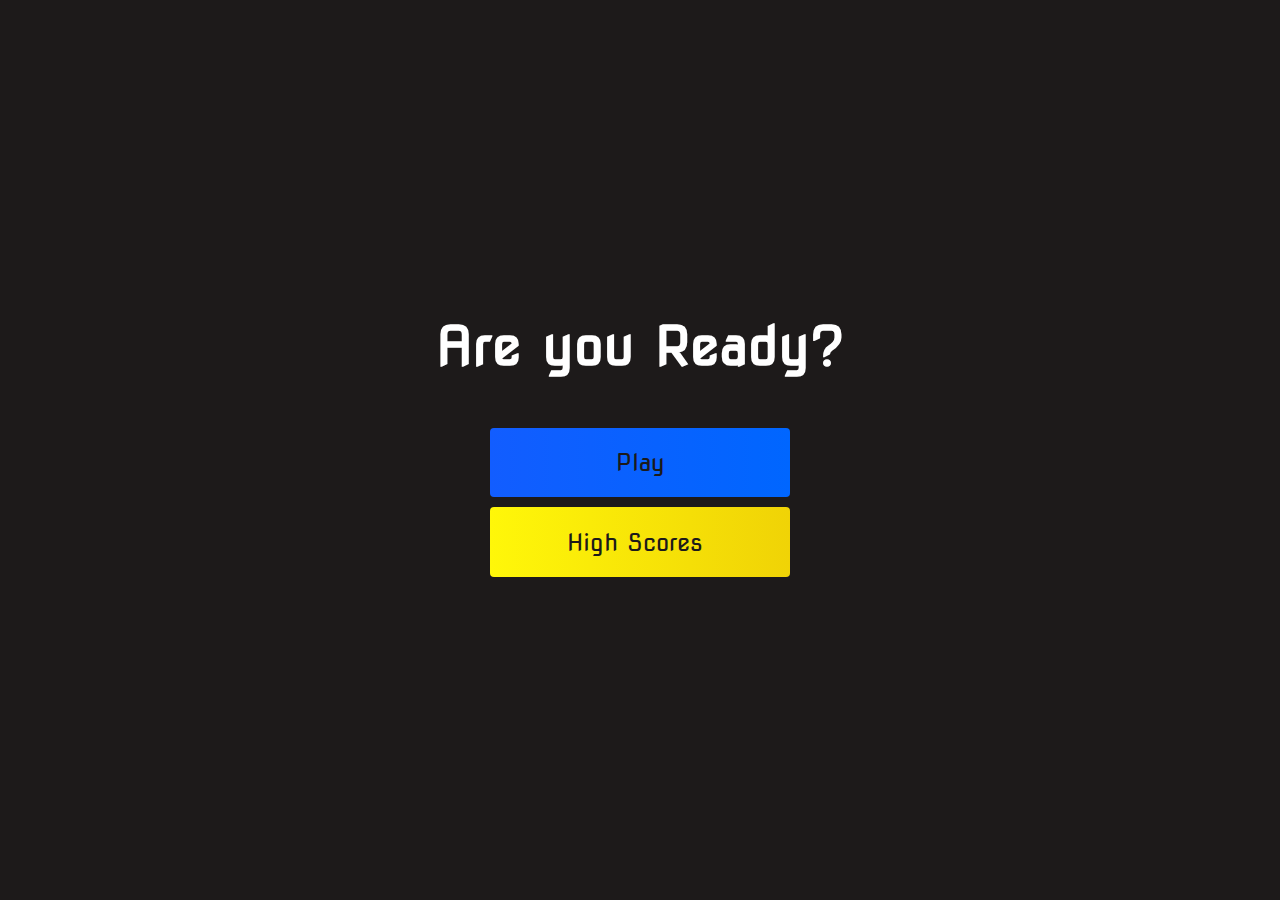
<file: index.html>
<!DOCTYPE html>
<html lang="en">
<head>
    <meta charset="UTF-8">
    <meta http-equiv="X-UA-Compatible" content="IE=edge">
    <meta name="viewport" content="width=device-width, initial-scale=1.0">
    <title>Home Page</title>
    <link rel="stylesheet" href="styles.css">
    <link rel="stylesheet" href="https://use.fontawesome.com/releases/v5.15.4/css/all.css" 
    integrity="sha384-DyZ88mC6Up2uqS4h/KRgHuoeGwBcD4Ng9SiP4dIRy0EXTlnuz47vAwmeGwVChigm" crossorigin="anonymous">

<body>
    <div class="container">
        <div id="home" class="flex-column flex-center">
            <h1>Are you Ready?</h1>
            <a href="game.html" class="btn">Play</a>
            <a href="highscores.html" id="highscore-btn" class="btn">High Scores<i class="fas fa-crown"></i></a>
        </div>
    </div>
</body>
</html>
</file>
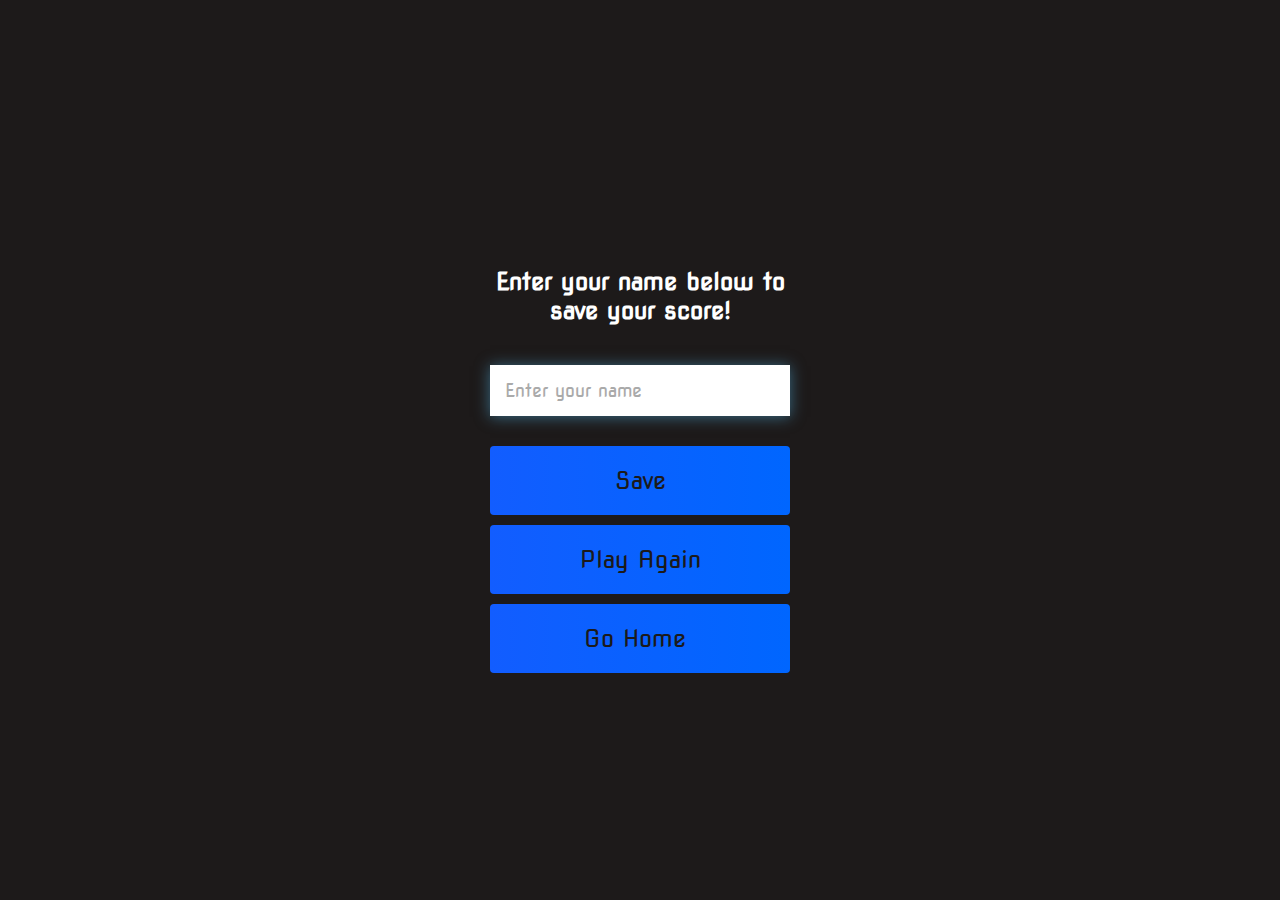
<file: end.html>
<!DOCTYPE html>
<html lang="en">
<head>
    <meta charset="UTF-8">
    <meta http-equiv="X-UA-Compatible" content="IE=edge">
    <meta name="viewport" content="width=device-width, initial-scale=1.0">
    <title>End Page</title>
    <link rel="stylesheet" href="styles.css">
    <link rel="stylesheet" href="https://use.fontawesome.com/releases/v5.13.1/css/all.css" 
    integrity="sha384-xxzQGERXS00kBmZW/6qxqJPyW3UR0BPsL4c8IL
    aIWXva5kFi7TxkIIaMiKtqV1Q" crossorigin="anonymous">
</head>
<body>
    <div class="container">
        <div id="end" class="flex-center flex-column">
            <h1 id=finalScore>0</h1>
            <form action="" class="end-form-container">
                <h2 id="end-text">Enter your name below to save your score!</h2>
                <input type="text" name="name" id="username" placeholder="Enter your name">
                <button class="btn" id="saveScoreBtn" type="submit" onclick="saveHighScore(event)" disabled>Save</button>
            </form>
            <a href="game.html" class="btn">Play Again</a>
            <a href="index.html" class="btn">Go Home<i class="fas fa-home"></i></a>
        </div>
    </div>
    <script src="end.js"></script>
</body>
</html>
</file>
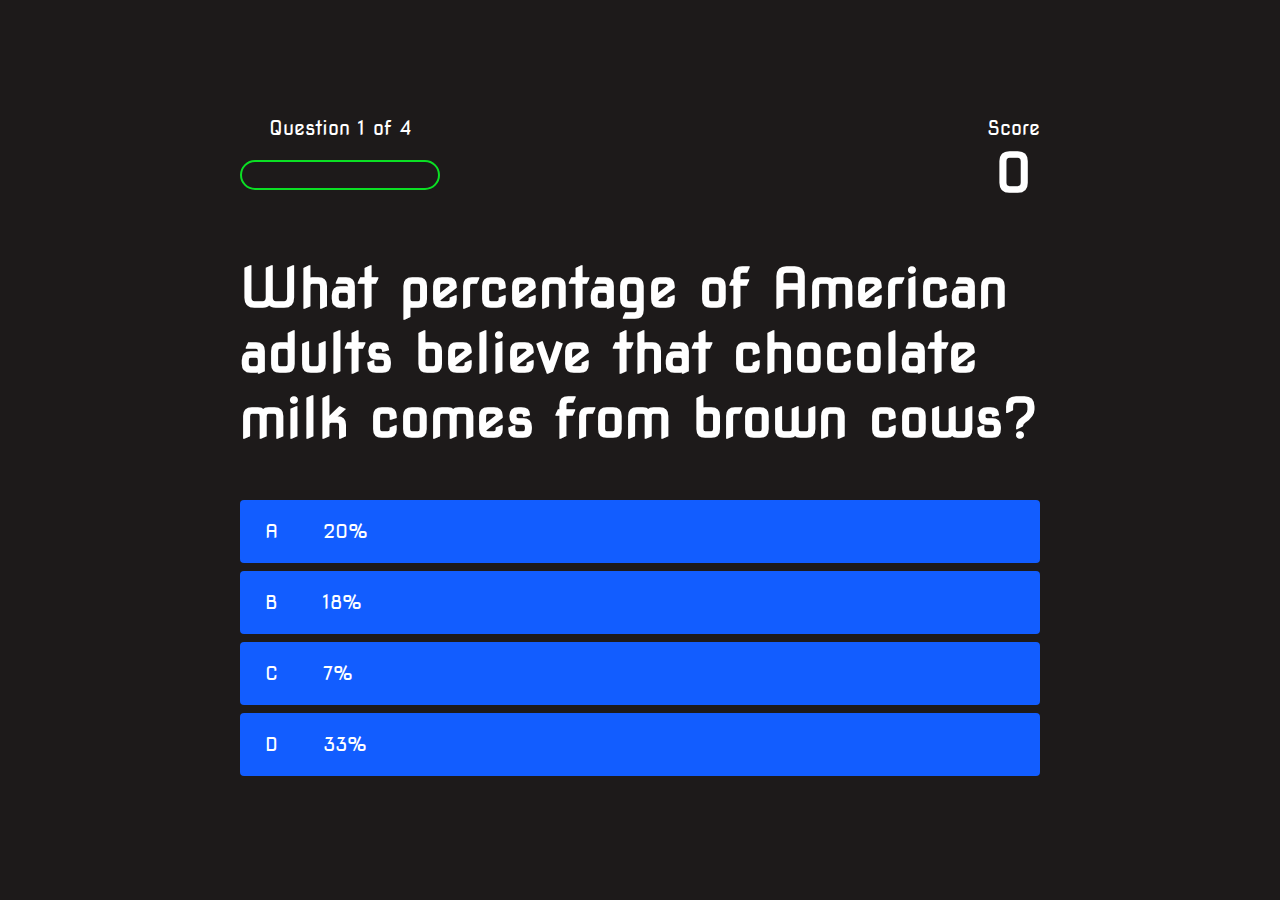
<file: game.html>
<!DOCTYPE html>
<html lang="en">
<head>
    <meta charset="UTF-8">
    <meta http-equiv="X-UA-Compatible" content="IE=edge">
    <meta name="viewport" content="width=device-width, initial-scale=1.0">
    <title>Quiz Page</title>
    <link rel="stylesheet" href="styles.css">
    <link rel="stylesheet" href="game.css">
</head>
<body>
    <div class="container">
        <div id="game" class="justify-center flex-column">
            <div id="hud">
                <div class="hud-item">
                    <p id="progressText" class="hud-prefix">
                        Question
                    </p>
                    <div id="progressBar">
                        <div id="progressBarFull"></div>
                    </div>
                </div>
                <div class="hud-item">
                    <p class="hud-prefix">
                        Score
                    </p>
                    <h1 class="hud-main-text" id="score">
                        0
                    </h1>
                </div>
            </div>
            <h1 id="question">What is the answer to this question?</h1>
            <div class="choice-container">
                <p class="choice-prefix">A</p>
                <p class="choice-text" data-number="1">Choice</p>
            </div>
            <div class="choice-container">
                <p class="choice-prefix">B</p>
                <p class="choice-text" data-number="2">Choice 2</p>
            </div>
            <div class="choice-container">
                <p class="choice-prefix">C</p>
                <p class="choice-text" data-number="3">Choice 3</p>
            </div>
            <div class="choice-container">
                <p class="choice-prefix">D</p>
                <p class="choice-text" data-number="4">Choice 4</p>
            </div>
        </div>
    </div>
    <script src="game.js"></script>
</body>
</html>
</file>
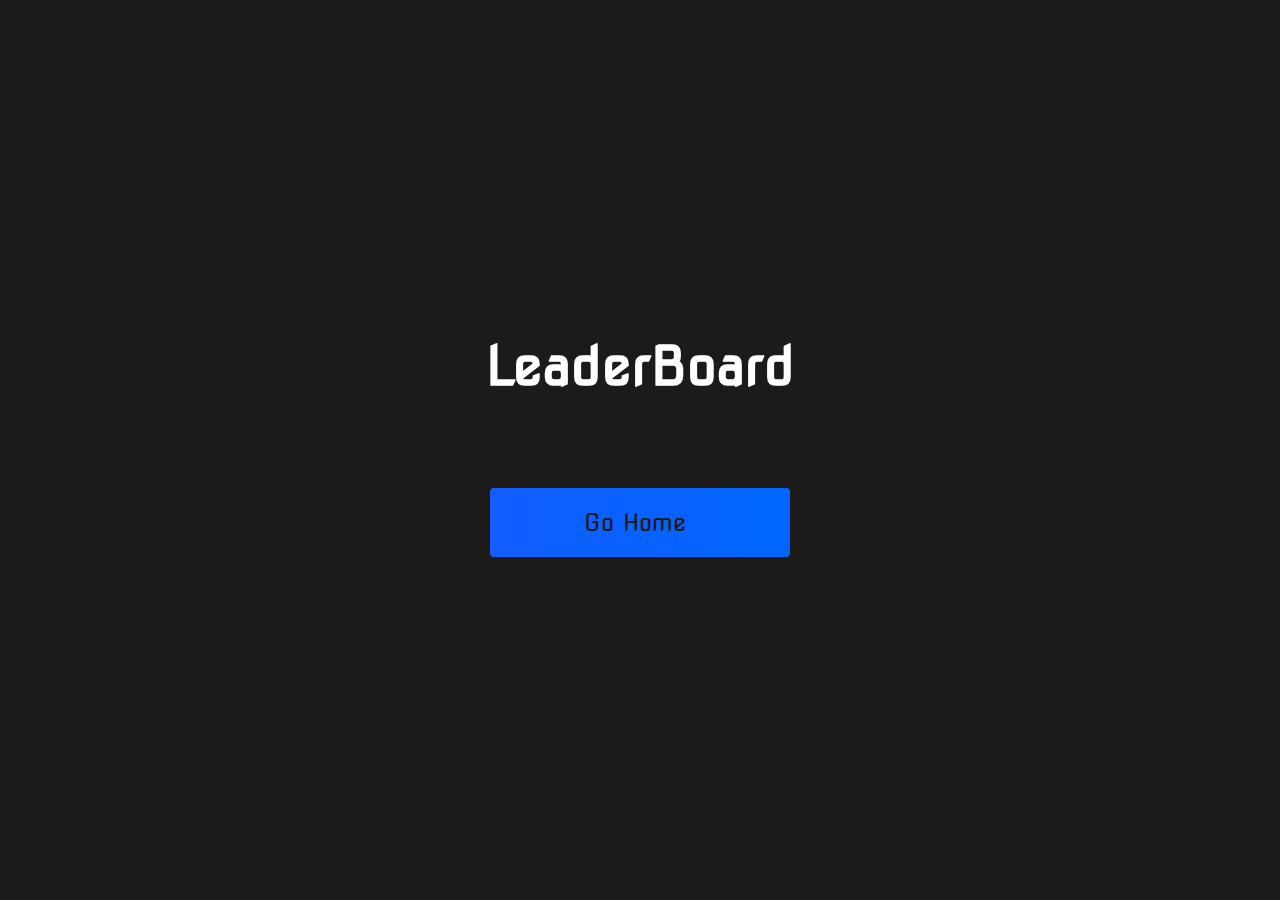
<file: highscores.html>
<!DOCTYPE html>
<html lang="en">
<head>
    <meta charset="UTF-8">
    <meta http-equiv="X-UA-Compatible" content="IE=edge">
    <meta name="viewport" content="width=device-width, initial-scale=1.0">
    <title>High Scores</title>
    <link rel="stylesheet" href="styles.css">
    <link rel="stylesheet" href="highscores.css">
    <link rel="stylesheet" href="https://use.fontawesome.com/releases/v5.13.1/css/all.css" 
    integrity="sha384-xxzQGERXS00kBmZW/6qxqJPyW3UR0BPsL4c8ILaIWXva5kFi7TxkIIaMiKtqV1Q" crossorigin="anonymous">
</head>
<body>
    <div class="container">
        <div id="highScores" class="flex-center flex-column">
            <h1 id="finalScore">LeaderBoard</h1>
            <ul id="highScoresList"></ul>
            <a href="index.html" class="btn">Go Home<i class="fas fa-home"></i></a>
        </div>
    </div>
    <script src="highscores.js"></script>
</body>
</html>
</file>
<file: styles.css>
@import url('https://fonts.googleapis.com/css2?family=Nova+Square&family=Ubuntu&display=swap');

:root {
    background-color: rgb(29, 26, 26);
}

* {
    box-sizing: border-box;
    margin: 0px;
    padding: 0px;
    font-size: 62.5%;
    font-family: "Nova Square", cursive;
}

h1 {
    font-size: 5.4rem;
    color: #fff;
    margin-bottom: 5rem;
}

h2 {
    font-size: 4.2rem;
    margin-bottom: 4rem;
}

.container {
    width: 100vw;
    height: 100vh;
    display: flex;
    justify-content: center;
    align-items: center;
    max-width: 80rem;
    margin: 0 auto;
    padding: 2rem;
}

.flex-column {
    display: flex;
    flex-direction: column;
}

.flex-center {
    justify-content: center;
    align-items: center;
}

.justify-center {
    justify-content: center;
}

.text-center {
    text-align: center;
}

.hidden {
    display: none;
}

.btn {
    font-size: 2.4rem;
    padding: 2rem 0;
    width: 30rem;
    text-align: center;
    margin-bottom: 1rem;
    text-decoration: none;
    color: rgb(28, 26, 26);
    background: linear-gradient(90deg, rgb(18, 93, 285) 
    0%, rgb(0, 102, 255) 100%);
    border-radius: 4px;
}

.btn:hover {
    cursor: pointer;
    box-shadow: 0 0.4rem 1.4rem 0 rgba(8, 144, 244, 0.6);
    transition: transform 150ms;
    transform: scale(1.03);
}

.btn[disabled]:hover {
    cursor: not-allowed;
    box-shadow: none;
    transform: none;
}

#highscore-btn {
    background: linear-gradient(90deg, rgb(255, 247, 9) 
    0%, rgb(240, 211, 6) 100%);
}

#highscore-btn:hover {
    box-shadow: 0 0.4rem 1.4rem 0 rgba(255, 255, 0, 0.5);
}

.fa-crown {
    font-size: 2.5rem;
    margin-left: 1rem;
}

/* End Page CSS */
.end-form-container {
    width: 100%;
    display: flex;
    flex-direction: column;
    align-items: center;
    max-width: 30rem;
}

input {
    margin-bottom: 1rem;
    width: 20rem;
    padding: 1.5rem;
    font-size: 1.8rem;
    border: none;
    box-shadow: 0 0.1rem 1.4rem 0 rgba(86, 185, 235, 0.5);
}

input::placeholder {
    color: #aaa;
}

#username {
    margin-bottom: 3rem;
    width: 100%;
    outline: none;
}

#end-text {
    font-size: 2.4rem;
    color: #fff;
    text-align: center;
}

#saveScoreBtn {
    border: none;
}

.fa-home {
    margin-left: 1rem;
    font-size: 2rem;
    color: rgb(28, 26, 26);
}
</file>
<file: game.css>
body {
    color: #fff;
}

.choice-container {
    display: flex;
    margin-bottom: 0.8rem;
    width: 100%;
    border-radius: 4px;
    background: rgb(18, 93, 255);
    font-size: 3rem;
    min-width: 80rem;
}

.choice-container:hover {
    cursor: pointer;
    box-shadow: 0 0.4rem 1.4rem 0 rgba(6, 103, 247, 0.5);
    transform: scale(1.02);
    transition: transform 100ms;
}

.choice-prefix {
    padding: 2rem 2.5rem;
    color: white;
}

.choice-text {
    padding: 2rem;
    width: 100%;
}

.correct {
    background: linear-gradient(32deg, rgba(11, 223, 36) 0%, rgb(41, 232, 111) 100%);
}

.incorrect {
    background: linear-gradient(32deg, rgba(230, 29, 29, 1) 0%, rgb(224, 11, 11, 1) 100%);
}

/* Heads up Display */
#hud {
    display: flex;
    justify-content: space-between;
}

.hud-prefix {
    text-align: center;
    font-size: 2rem;
}

.hud-main-text {
    text-align: center;
}

#progressBar {
    width: 20rem;
    height: 3rem;
    border: 0.2rem solid rgb(11, 223, 36);
    margin-top: 2rem;
    border-radius: 50px;
    overflow: hidden;
}

#progressBarFull {
    height: 100%;
    background: 00.2rem solid rgb(11, 223, 36);
    width: 0%;
}

@media screen and (max-width: 768px) {
    .choice-container {
        min-width: 40rem;
    }
}
</file>
<file: highscores.css>
body {
    color: #fff;
}

#highScoresList {
    list-style: none;
    margin-bottom: 4rem;
}

.high-score {
    font-size: 2.8rem;
    margin-bottom: 0.5rem;
}
</file>
